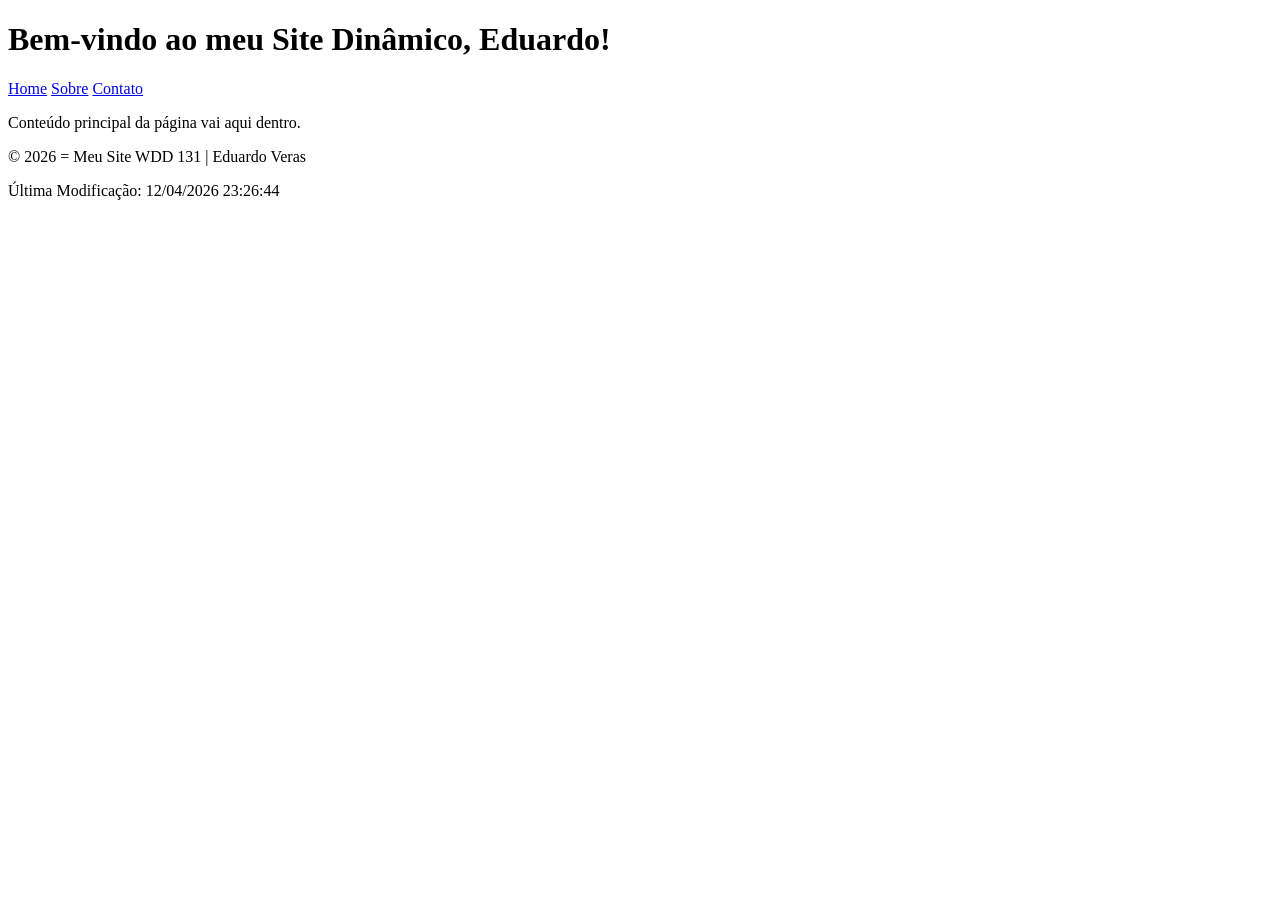
<file: index.html>
<!doctype html>
<html lang="pt-br">
  <head>
    <meta charset="UTF-8" />
    <meta name="viewport" content="width=device-width, initial-scale=1.0" />
    <title>Document</title>
    <script src="semana01/scripts/main.js" defer></script>
  </head>
  <body>
    <header>
      <h1>Elder Veras</h1>
      <nav>
        <!-- Menu de Navegação-->
        <a href="#">Home</a>
        <a href="#">Sobre</a>
        <a href="#">Contato</a>
      </nav>
    </header>

    <main>
      <p>Conteúdo principal da página vai aqui dentro.</p>
    </main>

    <footer>
      <p>
        &copy; <span id="currentyear"></span> = Meu Site WDD 131 | Eduardo Veras
      </p>
      <p id="lastModified"></p>
    </footer>
  </body>
</html>
</file>
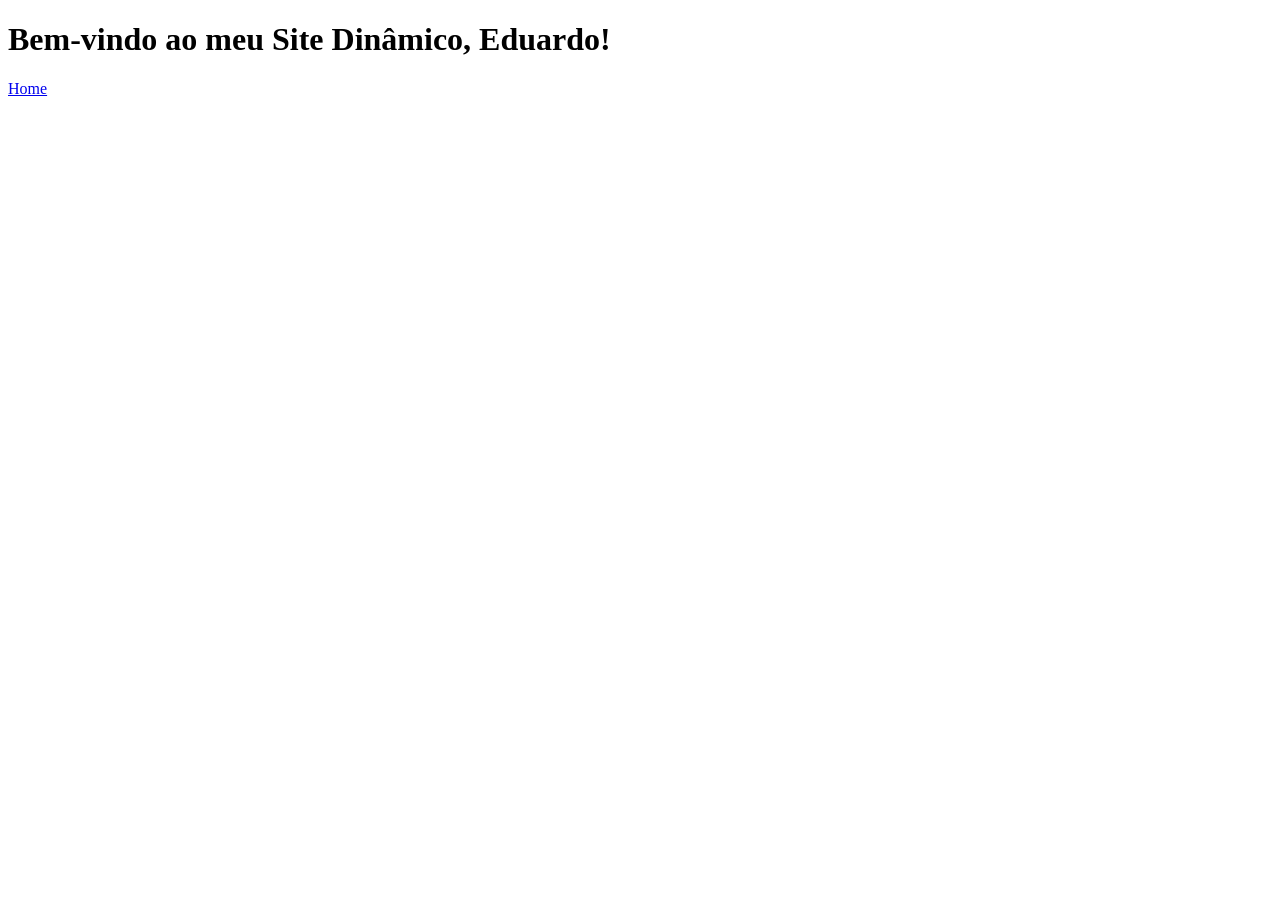
<file: semana01/layout-basico.html>
<!doctype html>
<html lang="en">
  <head>
    <meta charset="UTF-8" />
    <meta name="viewport" content="width=device-width, initial-scale=1.0" />
    <title>Document</title>
    <script src="scripts/main.js" defer></script>
  </head>
  <body>
    <header>
      <h1>Cabeçalho do site</h1>
      <nav>
        <!-- Menu de Navegação-->
        <a href="#">Home</a>
      </nav>
    </header>
  </body>
</html>
</file>
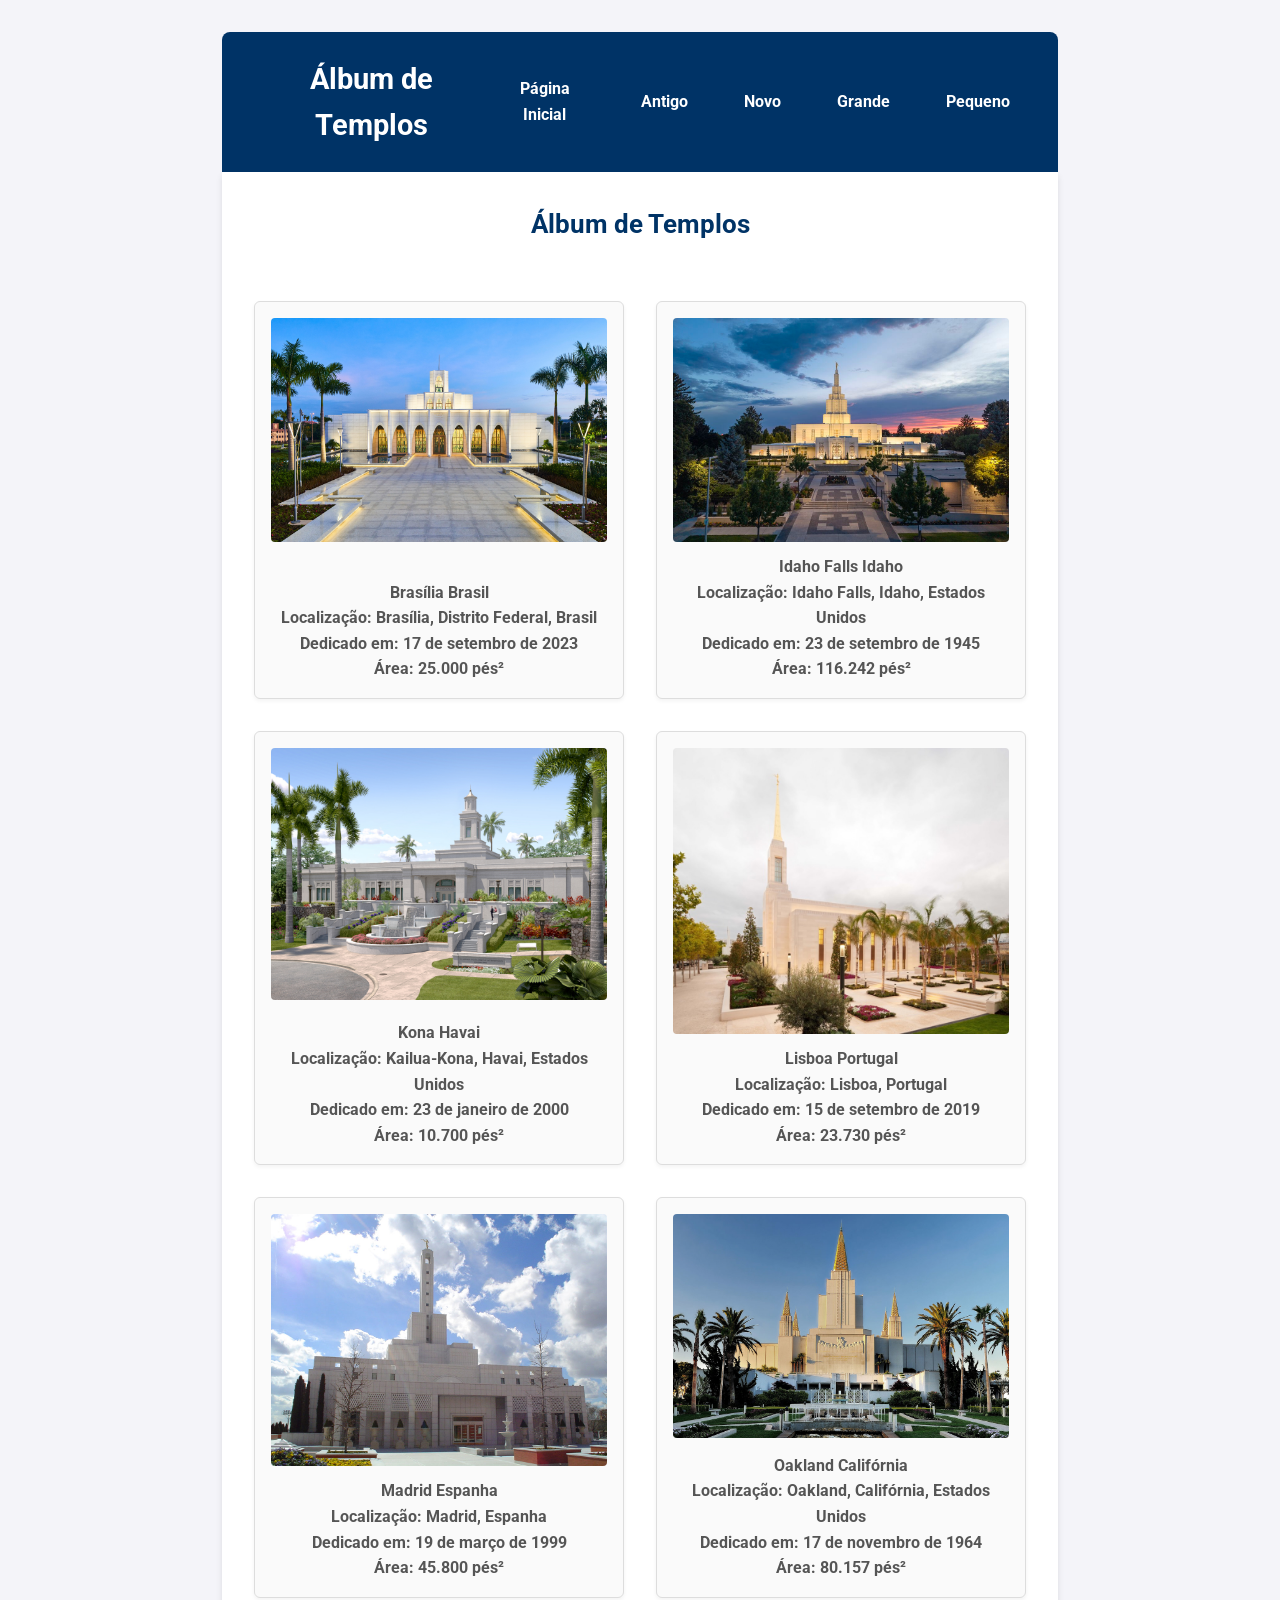
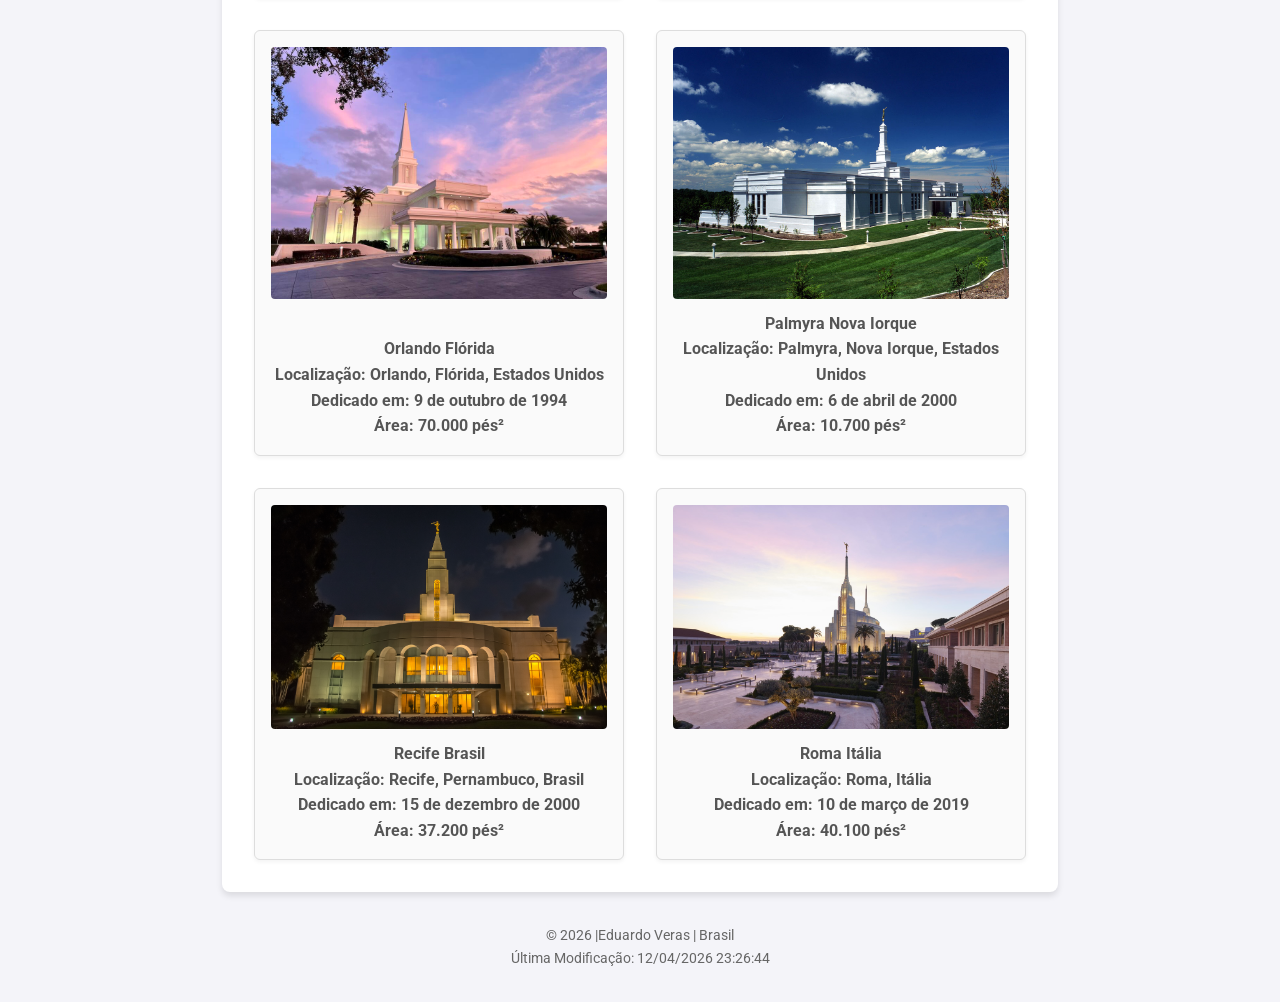
<file: Semana02/templos.html>
<!doctype html>
<html lang="pt-BR">
  <head>
    <meta charset="UTF-8" />
    <meta name="viewport" content="width=device-width, initial-scale=1.0" />
    <title>WDD 131 - Álbum de Templos</title>
    <meta
      name="description"
      content="Página de albuns de templos para o curso de fundamentos da WEB Dinâmica."
    />
    <meta name="author" content="Eduardo Veras" />

    <!-- Google Fonts -->
    <link rel="preconnect" href="https://fonts.googleapis.com" />
    <link rel="preconnect" href="https://fonts.gstatic.com" crossorigin />
    <link
      href="https://fonts.googleapis.com/css2?family=Roboto:wght@400;700&display=swap"
      rel="stylesheet"
    />

    <!-- Folhas de Estilo Externas (Mobile-First e Desktop) -->
    <link rel="stylesheet" href="estilos/templos.css" />
    <link rel="stylesheet" href="estilos/templos-grandes.css" />

    <!-- Script JavaScript com defer -->
    <script src="scripts/templos.js" defer></script>
  </head>

  <body>
    <header>
      <h1>Álbum de Templos</h1>
      <nav>
        <a href="#">Página Inicial</a>
        <a href="#">Antigo</a>
        <a href="#">Novo</a>
        <a href="#">Grande</a>
        <a href="#">Pequeno</a>
      </nav>
    </header>

    <main>
      <h2>Álbum de Templos</h>
    </main>

    <footer>
      <p>&copy; <span id="currentyear"></span> |Eduardo Veras | Brasil</p>
      <p id="lastModified"></p>
    </footer>
  </body>
</html>
</file>
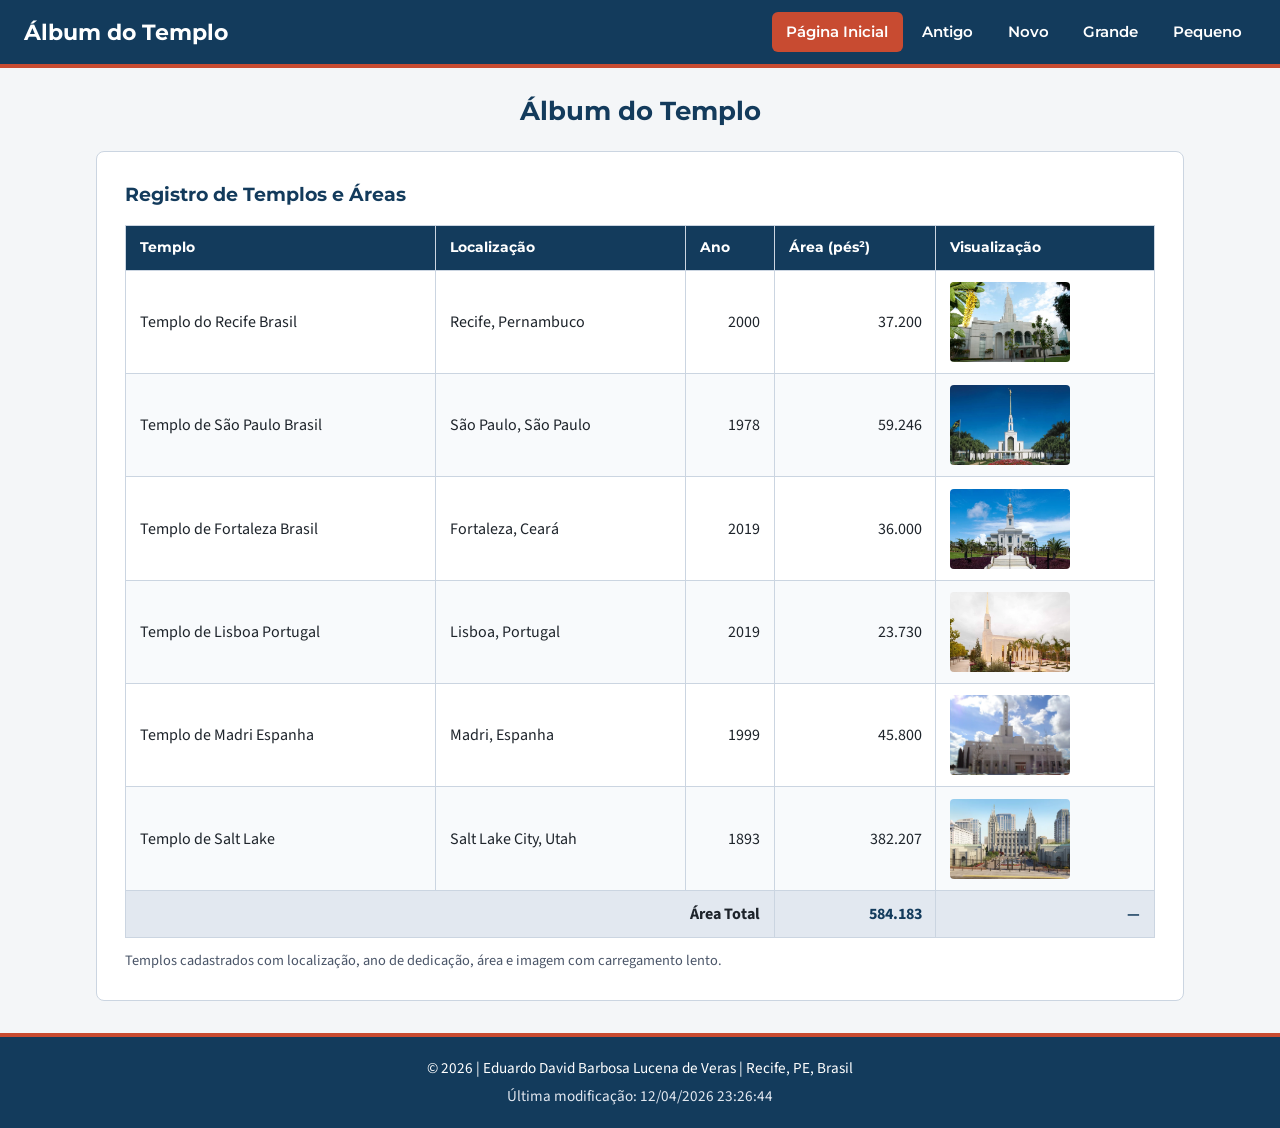
<file: semana04/guiada/tabelas.html>
<!doctype html>
<html lang="pt-BR">
  <head>
    <meta charset="UTF-8" />
    <meta name="viewport" content="width=device-width, initial-scale=1.0" />
    <title>
      Álbum do Templo — Tabelas, Lazy Loading e Objetos JS | WDD 131
    </title>
    <meta
      name="description"
      content="Álbum do Templo com tabela HTML acessível, carregamento lento de imagens e manipulação de objetos JavaScript na Semana 04."
    />
    <meta name="author" content="Eduardo David Barbosa Lucena de Veras" />
    <link rel="preconnect" href="https://fonts.googleapis.com" />
    <link rel="preconnect" href="https://fonts.gstatic.com" crossorigin />
    <link
      href="https://fonts.googleapis.com/css2?family=Montserrat:wght@600;700&family=Source+Sans+3:wght@400;600&display=swap"
      rel="stylesheet"
    />
    <link rel="stylesheet" href="estilos/tabelas.css" />
    <script src="scripts/tabelas.js" defer></script>
  </head>
  <body>
    <header class="topo-pagina">
      <div class="barra-topo">
        <span class="titulo-marca">Álbum do Templo</span>
        <button
          type="button"
          id="btn-menu"
          class="btn-menu"
          aria-label="Abrir ou fechar menu de navegação"
          aria-expanded="false"
          aria-controls="menu-navegacao"
        >
          ☰
        </button>
      </div>
      <nav
        id="menu-navegacao"
        class="menu-navegacao"
        aria-label="Navegação e filtros"
      >
        <ul class="lista-filtros">
          <li>
            <a href="#todos" data-filtro="todos" class="ativo"
              >Página Inicial</a
            >
          </li>
          <li><a href="#antigo" data-filtro="antigo">Antigo</a></li>
          <li><a href="#novo" data-filtro="novo">Novo</a></li>
          <li><a href="#grande" data-filtro="grande">Grande</a></li>
          <li><a href="#pequeno" data-filtro="pequeno">Pequeno</a></li>
        </ul>
      </nav>
    </header>

    <main class="conteudo-principal">
      <h1 id="titulo-secao">Álbum do Templo</h1>

      <section class="cartao" aria-labelledby="titulo-tabela">
        <h2 id="titulo-tabela">Registro de Templos e Áreas</h2>

        <div class="envoltorio-tabela">
          <table class="tabela-dados">
            <caption>
              Templos cadastrados com localização, ano de dedicação, área e
              imagem com carregamento lento.
            </caption>
            <thead>
              <tr>
                <th scope="col">Templo</th>
                <th scope="col">Localização</th>
                <th scope="col">Ano</th>
                <th scope="col">Área (pés²)</th>
                <th scope="col">Visualização</th>
              </tr>
            </thead>
            <tbody id="corpo-tabela"></tbody>
            <tfoot>
              <tr>
                <th scope="row" colspan="3">Área Total</th>
                <td id="area-total">0</td>
                <td>—</td>
              </tr>
            </tfoot>
          </table>
        </div>
      </section>
    </main>

    <footer class="rodape-pagina">
      <p>
        &copy; <span id="ano-atual"></span> | Eduardo David Barbosa Lucena de
        Veras | Recife, PE, Brasil
      </p>
      <p id="ultima-modificacao"></p>
    </footer>
  </body>
</html>
</file>
<file: Semana02/estilos/templos.css>
/* ================================================= */
/* WDD 131 - Semana 02: Álbum de Templos (Mobile First) */
/* ================================================= */

/* Reset básico e tipografia global */
* {
  margin: 0;
  padding: 0;
  box-sizing: border-box;
}

body {
  font-family: "Roboto", sans-serif;
  background-color: #f4f4f9;
  color: #333;
  line-height: 1.6;
  padding: 1rem;
}

/* Cabeçalho e Menu de Navegação (Flexbox) */
header {
  background-color: #003366;
  color: #fff;
  padding: 1rem;
  text-align: center;
  border-radius: 8px 8px 0 0;
}

header h1 {
  font-size: 1.5rem;
  margin-bottom: 0.5rem;
}

nav {
  display: flex;
  flex-direction: column; /* No telemóvel, os links ficam empilhados ou em linha flexível */
  gap: 0.5rem;
  align-items: center;
  margin-top: 1rem;
}

nav a {
  color: #fff;
  text-decoration: none;
  font-weight: 700;
  padding: 0.5rem 1rem;
  transition: background-color 0.3s;
}

nav a:hover {
  background-color: rgba(255, 255, 255, 0.2);
  border-radius: 4px;
}

/* Área Principal e Grelha de Imagens (CSS Grid - Mobile: 1 Coluna) */
main {
  background-color: #fff;
  padding: 1.5rem;
  border-radius: 0 0 8px 8px;
  box-shadow: 0 4px 6px rgba(0, 0, 0, 0.1);
}

main h2 {
  text-align: center;
  margin-bottom: 1.5rem;
  color: #003366;
}

/* Estilo dos Cartões de Templos (<figure>) */
figure {
  background-color: #fafafa;
  border: 1px solid #ddd;
  border-radius: 6px;
  margin-bottom: 1.5rem;
  padding: 1rem;
  text-align: center;
  box-shadow: 0 2px 4px rgba(0, 0, 0, 0.05);
}

figure img {
  max-width: 100%;
  height: auto;
  border-radius: 4px;
}

figcaption {
  margin-top: 0.75rem;
  font-weight: bold;
  color: #555;
}

/* Rodapé */
footer {
  text-align: center;
  margin-top: 2rem;
  font-size: 0.9rem;
  color: #666;
}
</file>
<file: Semana02/estilos/templos-grandes.css>
/* ================================================= */
/* WDD 131 - Semana 02: Álbum de Templos (Desktop / Grandes Ecrãs) */
/* ================================================= */

/* Aplica estilos apenas em ecrãs com largura mínima de 640px para cima */
@media screen and (min-width: 640px) {
  /* Layout Geral da Página em Ecrãs Maiores */
  body {
    max-width: 900px;
    margin: 0 auto;
    padding: 2rem;
  }

  /* Transformação do Menu de Navegação para linha horizontal (Flexbox) */
  header {
    display: flex;
    justify-content: space-between;
    align-items: center;
    padding: 1.5rem 2rem;
  }

  header h1 {
    margin-bottom: 0;
    font-size: 1.8rem;
  }

  nav {
    flex-direction: row; /* Alinha os links lado a lado no desktop */
    gap: 1.5rem;
    margin-top: 0;
  }

  /* Transformação da Área Principal em Grelha (CSS Grid - 2 Colunas) */
  main {
    display: grid;
    grid-template-columns: repeat(2, 1fr); /* Cria duas colunas idênticas */
    gap: 2rem;
    padding: 2rem;
  }

  /* Faz o título principal (h2) ocupar a largura total das duas colunas */
  main h2 {
    grid-column: 1 / -1;
    font-size: 1.6rem;
  }

  /* Ajuste individual dos cartões de templos no desktop */
  figure {
    margin-bottom: 0;
    display: flex;
    flex-direction: column;
    justify-content: space-between;
  }
}
</file>
<file: semana04/guiada/estilos/tabelas.css>
:root {
  --cor-primaria: #133b5c;
  --cor-secundaria: #1d5c7a;
  --cor-destaque: #c84b31;
  --cor-fundo: #f4f6f8;
  --cor-superficie: #ffffff;
  --cor-texto: #1e242b;
  --cor-texto-suave: #4a5568;
  --cor-borda: #cbd5e1;
  --cor-linha-par: #f8fafc;
  --cor-cabecalho-tabela: #133b5c;
  --cor-rodape-tabela: #e2e8f0;
  --fonte-titulo: "Montserrat", sans-serif;
  --fonte-corpo: "Source Sans 3", sans-serif;
}

* {
  box-sizing: border-box;
  margin: 0;
  padding: 0;
}

body {
  font-family: var(--fonte-corpo);
  font-size: 1rem;
  line-height: 1.5;
  color: var(--cor-texto);
  background-color: var(--cor-fundo);
}

.topo-pagina {
  background-color: var(--cor-primaria);
  color: #ffffff;
  border-bottom: 4px solid var(--cor-destaque);
}

.barra-topo {
  display: flex;
  justify-content: space-between;
  align-items: center;
  padding: 1rem;
  max-width: 1120px;
  margin: 0 auto;
}

.titulo-marca {
  font-family: var(--fonte-titulo);
  font-size: 1.35rem;
  font-weight: 700;
}

.btn-menu {
  background: transparent;
  color: #ffffff;
  border: 1px solid rgba(255, 255, 255, 0.45);
  border-radius: 6px;
  font-size: 1.35rem;
  line-height: 1;
  padding: 0.35rem 0.65rem;
  cursor: pointer;
}

.btn-menu:hover,
.btn-menu:focus-visible {
  background-color: var(--cor-secundaria);
  outline: 2px solid #ffffff;
  outline-offset: 2px;
}

nav {
  display: flex;
  flex-direction: column;
  background-color: var(--cor-secundaria);
}

.menu-navegacao:not(.aberto) {
  display: none;
}

.menu-navegacao.aberto {
  display: flex;
}

nav > ul {
  list-style: none;
  display: flex;
  flex-direction: column;
  width: 100%;
}

nav > ul a {
  display: block;
  color: #ffffff;
  text-decoration: none;
  border-top: 1px solid rgba(255, 255, 255, 0.15);
  padding: 0.85rem 1rem;
  font-family: var(--fonte-titulo);
  font-size: 0.95rem;
  font-weight: 600;
}

nav > ul a:hover,
nav > ul a:focus-visible,
nav > ul a.ativo {
  background-color: var(--cor-destaque);
  color: #ffffff;
}

.conteudo-principal {
  max-width: 1120px;
  margin: 0 auto;
  padding: 1.5rem 1rem 2rem;
}

#titulo-secao {
  font-family: var(--fonte-titulo);
  font-size: 1.6rem;
  color: var(--cor-primaria);
  text-align: center;
  margin-bottom: 1.25rem;
}

.cartao {
  background-color: var(--cor-superficie);
  border: 1px solid var(--cor-borda);
  border-radius: 8px;
  padding: 1.25rem;
}

.cartao h2 {
  font-family: var(--fonte-titulo);
  font-size: 1.2rem;
  color: var(--cor-primaria);
  margin-bottom: 1rem;
}

.envoltorio-tabela {
  width: 100%;
  overflow-x: auto;
}

.tabela-dados {
  width: 100%;
  border-collapse: collapse;
  min-width: 640px;
}

.tabela-dados caption {
  caption-side: bottom;
  text-align: left;
  font-size: 0.9rem;
  color: var(--cor-texto-suave);
  padding-top: 0.75rem;
}

.tabela-dados th,
.tabela-dados td {
  border: 1px solid var(--cor-borda);
  padding: 0.7rem 0.85rem;
  vertical-align: middle;
}

.tabela-dados thead th {
  background-color: var(--cor-cabecalho-tabela);
  color: #ffffff;
  font-family: var(--fonte-titulo);
  font-size: 0.9rem;
  text-align: left;
}

.tabela-dados tbody tr:nth-child(even) {
  background-color: var(--cor-linha-par);
}

.tabela-dados tbody tr:hover {
  background-color: #eef4f8;
}

.numero-coluna {
  text-align: right;
  font-variant-numeric: tabular-nums;
}

.miniatura-tabela {
  display: block;
  width: 120px;
  height: 80px;
  object-fit: cover;
  border-radius: 4px;
}

.tabela-dados tfoot {
  background-color: var(--cor-rodape-tabela);
  font-weight: 700;
}

.tabela-dados tfoot th {
  text-align: right;
  color: var(--cor-texto);
}

.tabela-dados tfoot td {
  text-align: right;
  color: var(--cor-primaria);
}

.rodape-pagina {
  background-color: var(--cor-primaria);
  color: #ffffff;
  text-align: center;
  padding: 1.25rem 1rem;
  font-size: 0.95rem;
  border-top: 4px solid var(--cor-destaque);
}

.rodape-pagina p + p {
  margin-top: 0.35rem;
  color: #e2e8f0;
}

@media screen and (min-width: 760px) {
  .btn-menu {
    display: none;
  }

  .topo-pagina {
    display: flex;
    justify-content: space-between;
    align-items: center;
    padding: 0 1.5rem;
  }

  .barra-topo {
    padding: 1rem 0;
    margin: 0;
  }

  nav,
  .menu-navegacao:not(.aberto),
  .menu-navegacao.aberto {
    display: flex;
    background-color: transparent;
  }

  nav > ul {
    flex-direction: row;
    gap: 0.35rem;
    width: auto;
  }

  nav > ul a {
    border: none;
    border-radius: 6px;
    padding: 0.55rem 0.9rem;
  }

  .cartao {
    padding: 1.75rem;
  }
}
</file>
